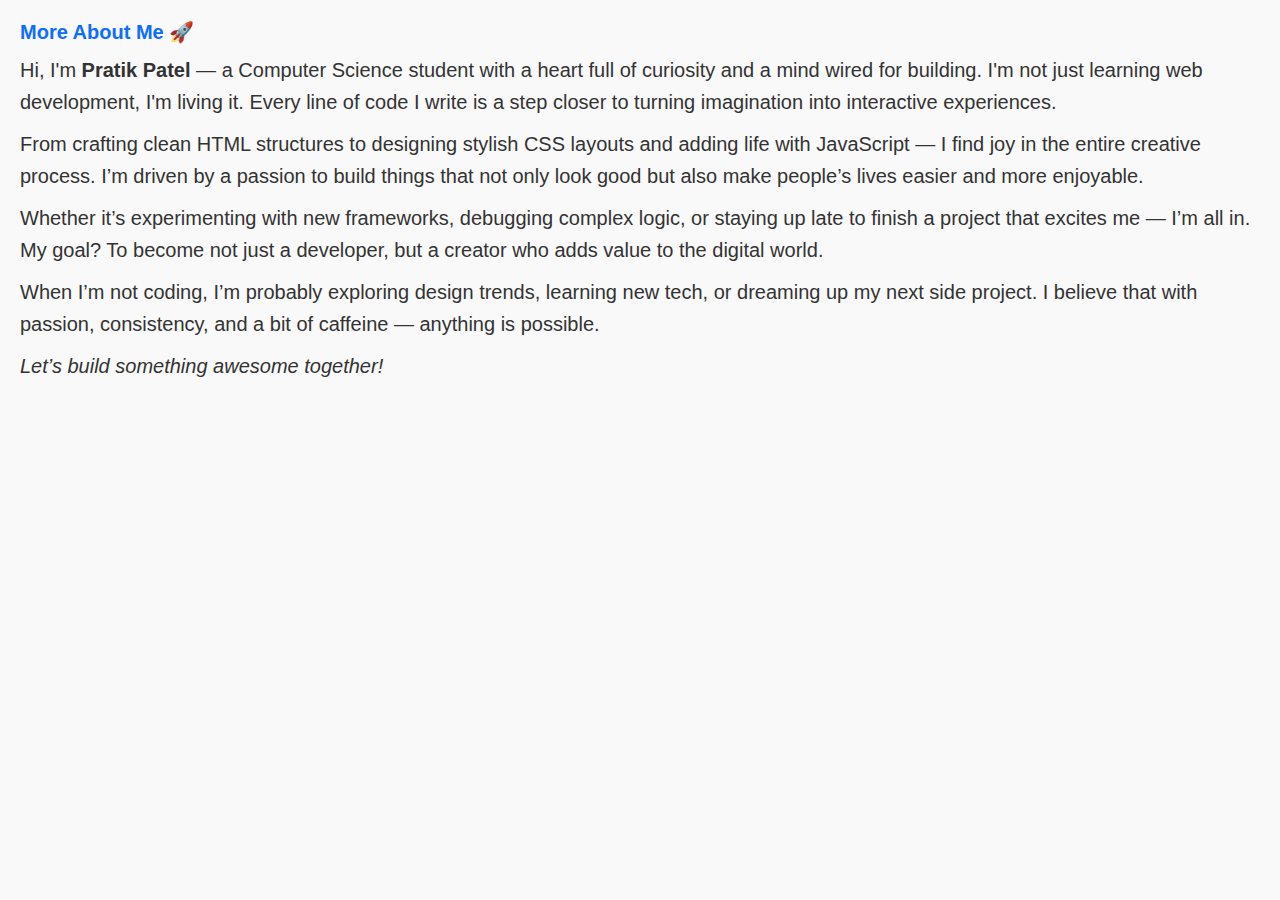
<file: about-more.html>
<!DOCTYPE html>
<html lang="en">

<head>
    <meta charset="UTF-8">
    <title>More About Me - Pratik Patel</title>
    <link rel="stylesheet" href="style.css">
    <style>
        body {
            font-family: 'Segoe UI', sans-serif;
            padding: 2rem;
            background: #f9f9f9;
            color: #333;
        }

        h1 {
            color: #0d6efd;
            margin-bottom: 1rem;
        }

        p {
            font-size: 2rem;
            line-height: 1.6;
            margin-bottom: 1rem;
        }
    </style>
</head>

<body>
    <h1>More About Me 🚀</h1>
    <p>
        Hi, I'm <strong>Pratik Patel</strong> — a Computer Science student with a heart full of curiosity and a mind
        wired for building. I'm not just learning web development, I'm living it. Every line of code I write is a step
        closer to turning imagination into interactive experiences.
    </p>
    <p>
        From crafting clean HTML structures to designing stylish CSS layouts and adding life with JavaScript — I find
        joy in the entire creative process. I’m driven by a passion to build things that not only look good but also
        make people’s lives easier and more enjoyable.
    </p>
    <p>
        Whether it’s experimenting with new frameworks, debugging complex logic, or staying up late to finish a project
        that excites me — I’m all in. My goal? To become not just a developer, but a creator who adds value to the
        digital world.
    </p>
    <p>
        When I’m not coding, I’m probably exploring design trends, learning new tech, or dreaming up my next side
        project. I believe that with passion, consistency, and a bit of caffeine — anything is possible.
    </p>
    <p><em>Let’s build something awesome together!</em></p>
</body>

</html>
</file>
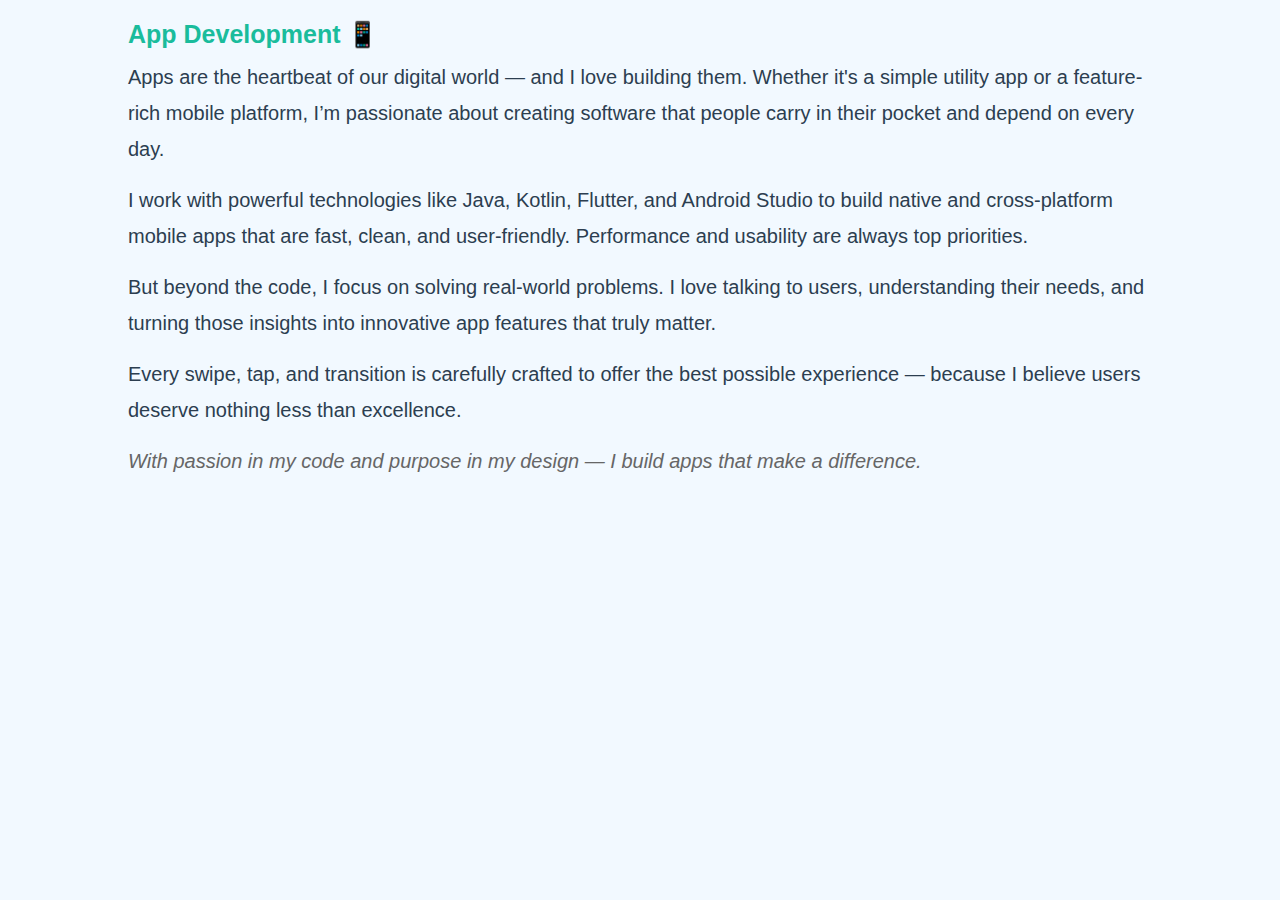
<file: app-development.html>
<!DOCTYPE html>
<html lang="en">

<head>
    <meta charset="UTF-8">
    <title>App Development - Pratik Patel</title>
    <link rel="stylesheet" href="style.css">
    <style>
        body {
            font-family: 'Segoe UI', sans-serif;
            padding: 2rem 10%;
            background-color: #f2f9ff;
            color: #2c3e50;
        }

        h1 {
            color: #1abc9c;
            font-size: 2.5rem;
            margin-bottom: 1rem;
        }

        p {
            font-size: 2rem;
            line-height: 1.8;
            margin-bottom: 1.5rem;
        }

        em {
            color: #666;
        }
    </style>
</head>

<body>
    <h1>App Development 📱</h1>

    <p>
        Apps are the heartbeat of our digital world — and I love building them. Whether it's a simple utility app or a
        feature-rich mobile platform, I’m passionate about creating software that people carry in their pocket and
        depend on every day.
    </p>

    <p>
        I work with powerful technologies like Java, Kotlin, Flutter, and Android Studio to build native and
        cross-platform mobile apps that are fast, clean, and user-friendly. Performance and usability are always top
        priorities.
    </p>

    <p>
        But beyond the code, I focus on solving real-world problems. I love talking to users, understanding their needs,
        and turning those insights into innovative app features that truly matter.
    </p>

    <p>
        Every swipe, tap, and transition is carefully crafted to offer the best possible experience — because I believe
        users deserve nothing less than excellence.
    </p>

    <p><em>With passion in my code and purpose in my design — I build apps that make a difference.</em></p>
</body>

</html>
</file>
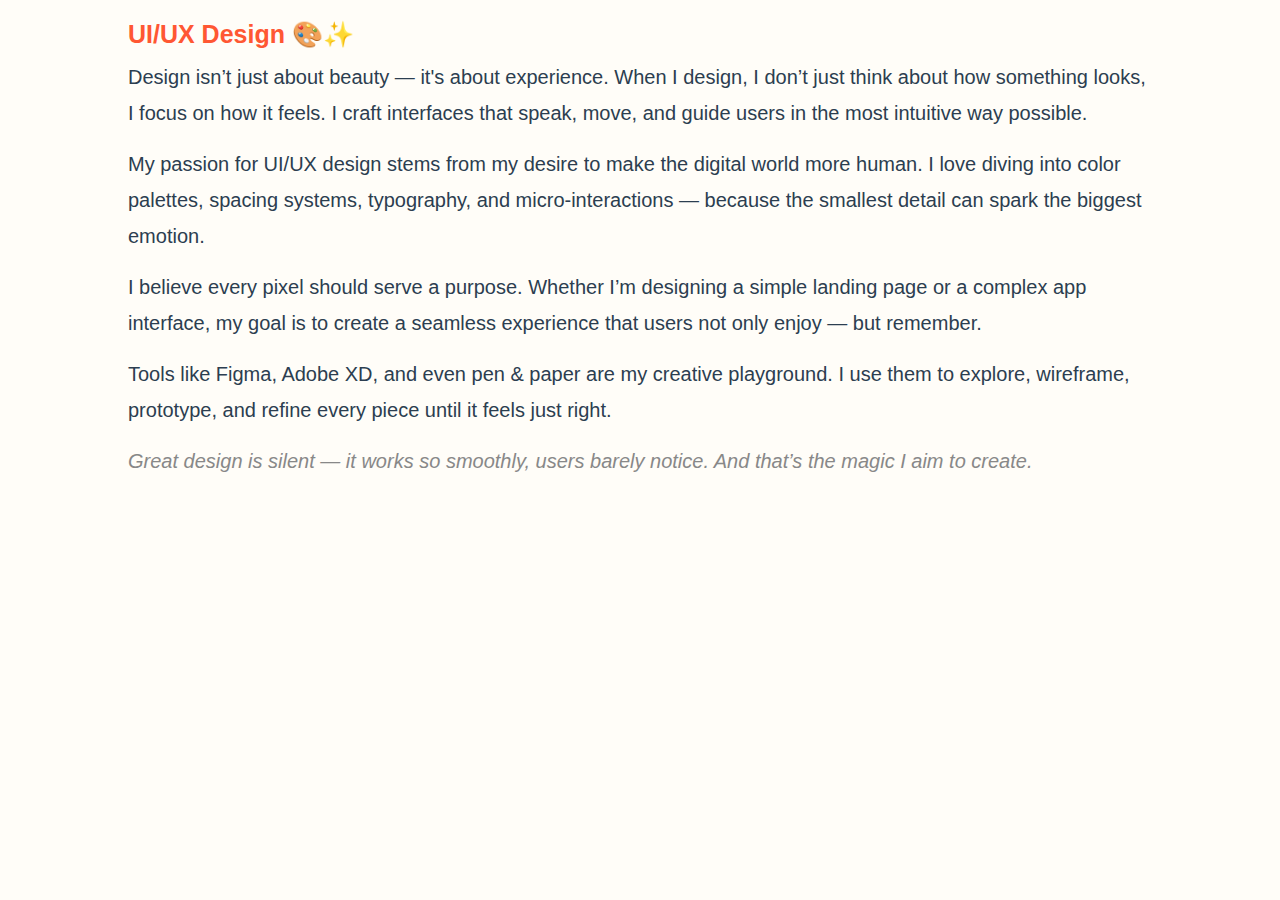
<file: ui-ux.html>
<!DOCTYPE html>
<html lang="en">

<head>
    <meta charset="UTF-8">
    <title>UI/UX Design - Pratik Patel</title>
    <link rel="stylesheet" href="style.css">
    <style>
        body {
            font-family: 'Segoe UI', sans-serif;
            padding: 2rem 10%;
            background-color: #fffdf8;
            color: #2c3e50;
        }

        h1 {
            color: #ff5733;
            font-size: 2.5rem;
            margin-bottom: 1rem;
        }

        p {
            font-size: 2rem;
            line-height: 1.8;
            margin-bottom: 1.5rem;
        }

        em {
            color: #888;
        }
    </style>
</head>

<body>
    <h1>UI/UX Design 🎨✨</h1>

    <p>
        Design isn’t just about beauty — it's about experience. When I design, I don’t just think about how something
        looks, I focus on how it feels. I craft interfaces that speak, move, and guide users in the most intuitive way
        possible.
    </p>

    <p>
        My passion for UI/UX design stems from my desire to make the digital world more human. I love diving into color
        palettes, spacing systems, typography, and micro-interactions — because the smallest detail can spark the
        biggest emotion.
    </p>

    <p>
        I believe every pixel should serve a purpose. Whether I’m designing a simple landing page or a complex app
        interface, my goal is to create a seamless experience that users not only enjoy — but remember.
    </p>

    <p>
        Tools like Figma, Adobe XD, and even pen & paper are my creative playground. I use them to explore, wireframe,
        prototype, and refine every piece until it feels just right.
    </p>

    <p><em>Great design is silent — it works so smoothly, users barely notice. And that’s the magic I aim to
            create.</em></p>
</body>

</html>
</file>
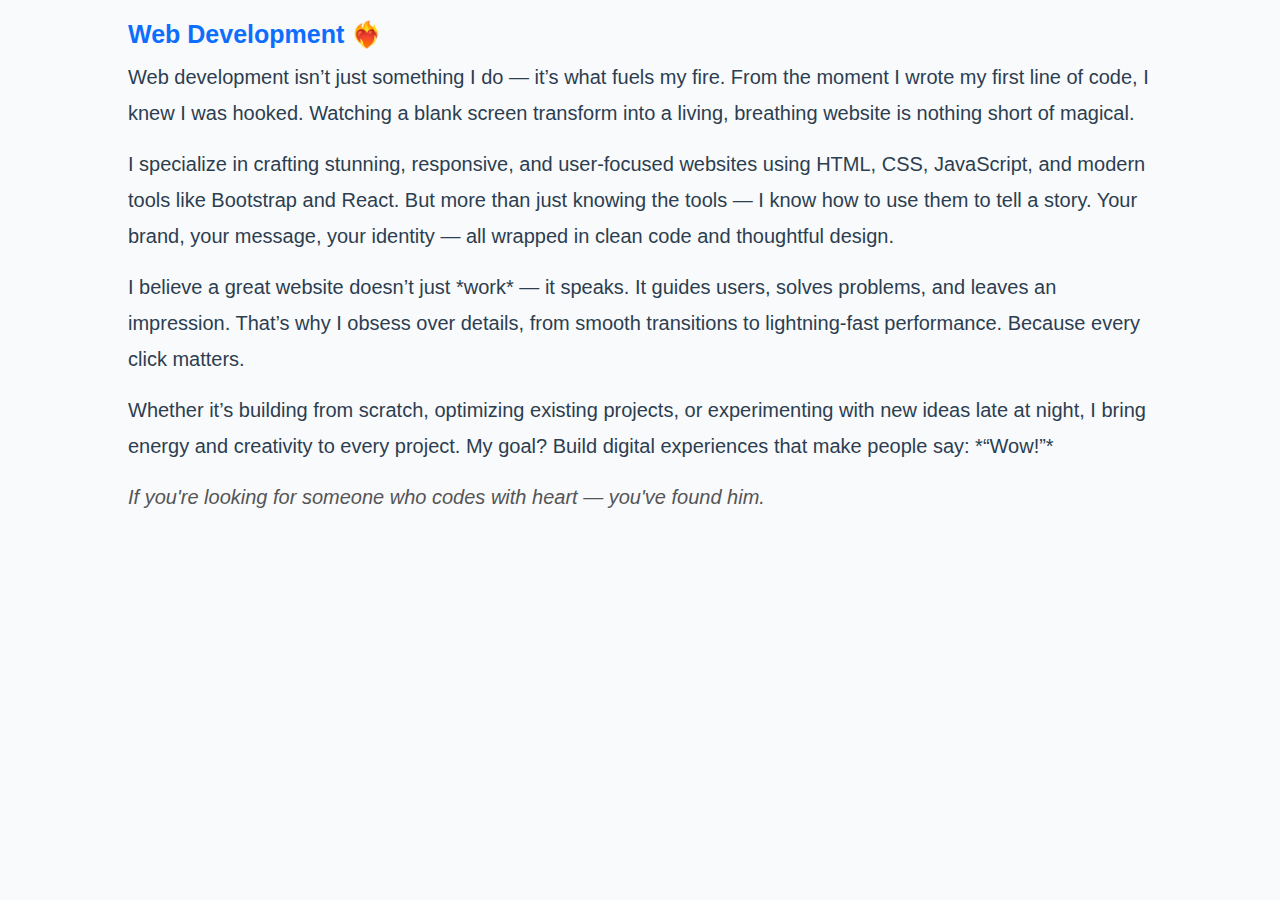
<file: web-development.html>
<!DOCTYPE html>
<html lang="en">

<head>
    <meta charset="UTF-8">
    <title>Web Development - Pratik Patel</title>
    <link rel="stylesheet" href="style.css">
    <style>
        body {
            font-family: 'Segoe UI', sans-serif;
            padding: 2rem 10%;
            background-color: #f9fafc;
            color: #2c3e50;
        }

        h1 {
            color: #0d6efd;
            font-size: 2.5rem;
            margin-bottom: 1rem;
        }

        p {
            font-size: 2rem;
            line-height: 1.8;
            margin-bottom: 1.5rem;
        }

        em {
            color: #555;
        }
    </style>
</head>

<body>
    <h1>Web Development ❤️‍🔥</h1>

    <p>
        Web development isn’t just something I do — it’s what fuels my fire. From the moment I wrote my first line of
        code, I knew I was hooked. Watching a blank screen transform into a living, breathing website is nothing short
        of magical.
    </p>

    <p>
        I specialize in crafting stunning, responsive, and user-focused websites using HTML, CSS, JavaScript, and modern
        tools like Bootstrap and React. But more than just knowing the tools — I know how to use them to tell a story.
        Your brand, your message, your identity — all wrapped in clean code and thoughtful design.
    </p>

    <p>
        I believe a great website doesn’t just *work* — it speaks. It guides users, solves problems, and leaves an
        impression. That’s why I obsess over details, from smooth transitions to lightning-fast performance. Because
        every click matters.
    </p>

    <p>
        Whether it’s building from scratch, optimizing existing projects, or experimenting with new ideas late at night,
        I bring energy and creativity to every project. My goal? Build digital experiences that make people say:
        *“Wow!”*
    </p>

    <p><em>If you're looking for someone who codes with heart — you've found him.</em></p>
</body>

</html>
</file>
<file: style.css>
* {
    margin: 0;
    padding: 0;
    box-sizing: border-box;
    text-decoration: none;
    border: none;
    outline: none;
    scroll-behavior: smooth;
    font-family: -apple-system, sans-serif;
}

:root {
    --bg-color: #fff;
    --snd-bg-color: #d5fdf9;
    --text-color: #000;
    --main-color: #007f73;
}

html {
    font-size: 62.5%;
    overflow-x: hidden;
}

body {
    background-color: var(--bg-color);
    color: var(--text-color);
}

section {
    min-height: 100vh;
    padding: 10rem 9% 2rem;
}

.header {
    position: fixed;
    top: 0;
    left: 0;
    right: 0;
    z-index: 1000;
    padding: 2rem 5%;
    display: flex;
    justify-content: space-between;
    align-items: center;
    background: var(--main-color);
    backdrop-filter: blur(10px);
    transition: all 0.5s ease;
}

.logo {
    font-size: 3rem;
    color: var(--bg-color);
    font-weight: 700;
    cursor: pointer;
    transition: 0.3s ease;
}

.logo:hover {
    transform: scale(1.05);
}

.navbar a {
    font-size: 1.9rem;
    color: var(--bg-color);
    font-weight: 700;
    margin-left: 4rem;
    transition: 0.3s ease;
}

.navbar a:hover,
.navbar a.active {
    color: var(--text-color);
    transform: scale(1.05);
}

#menu-icon {
    font-size: 3.6rem;
    color: var(--bg-color);
    cursor: pointer;
    display: none;
}

.home {
    display: flex;
    justify-content: center;
    align-items: center;
}

.home-img img {
    width: 25vw;
    aspect-ratio: 1 / 1;
    /* Ensures image is square */
    object-fit: cover;
    /* Maintains aspect ratio and fills the container */
    border-radius: 50%;
    box-shadow: 0 0 25px var(--main-color);
    cursor: pointer;
    animation: floatImage 4s ease-in-out infinite;
    transition: 0.4s ease;
}

.home-img img:hover {
    box-shadow: 0 0 25px var(--main-color),
        0 0 35px var(--main-color),
        0 0 45px var(--main-color);
}

@keyframes floatImage {
    0% {
        transform: translateY(0);
    }

    50% {
        transform: translateY(-2.4rem);
    }

    100% {
        transform: translateY(0);
    }
}

.home-content {
    margin-left: 5rem;
}

.home-content h3 {
    font-size: 3.7rem;
    font-weight: 700;
}


.home-content h3:nth-of-type(2) {
    margin-bottom: 2rem;
}

span {
    color: var(--main-color);
}

.home-content h1 {
    font-size: 5.5rem;
    font-weight: 700;
    line-height: 1.3;
}

.home-content p {
    font-size: 2rem;
}

.social-media a {
    display: inline-flex;
    justify-content: center;
    align-items: center;
    width: 42px;
    height: 42px;
    background: transparent;
    border: 0.2rem solid var(--main-color);
    border-radius: 50%;
    font-size: 2rem;
    color: var(--main-color);
    margin: 3rem 1.5rem 3rem;
    transition: 0.3s ease;
}

.social-media a:hover {
    transform: scale(1.2) translateY(-10px);
    background-color: var(--main-color);
    color: var(--bg-color);
    box-shadow: 0 0 25px var(--main-color);
}

.btn {
    display: inline-block;
    padding: 1rem 2.8rem;
    background: var(--main-color);
    border-radius: 4rem;
    box-shadow: none;
    font-size: 1.6rem;
    color: var(--bg-color);
    letter-spacing: 0.1rem;
    font-weight: 600;
    transition: 0.3s ease;
}

.btn:hover {
    box-shadow: 0 0 1.6rem var(--main-color);
}

.about {
    display: flex;
    justify-content: center;
    align-items: center;
    gap: 2rem;
    background: var(--snd-bg-color);
}

.about-img img {
    width: 25vw;
    aspect-ratio: 1 / 1;
    /* Ensures image is square */
    object-fit: cover;
    /* Maintains aspect ratio and fills the container */
    border-radius: 50%;
    box-shadow: 0 0 25px var(--main-color);
    cursor: pointer;
    animation: floatImage 4s ease-in-out infinite;
    transition: 0.4s ease;
}

.about-img img:hover {
    box-shadow: 0 0 25px var(--main-color),
        0 0 35px var(--main-color),
        0 0 45px var(--main-color);
}

.heading {
    font-size: 6rem;
    text-align: left;
}

.about-content {
    padding: 0 4rem;
}

.about-content h2 {
    text-align: left;
    line-height: 1.3;

}

.about-content h3 {
    font-size: 3rem;
}

.about-content p {
    font-size: 1.6rem;
    margin: 2rem 0 3rem;
}

.services h2 {
    text-align: center;
    margin-bottom: 5rem;
}

.services-container {
    display: flex;
    justify-content: center;
    align-items: center;
    flex-wrap: wrap;
    gap: 2rem;
}

.services-container .services-box {
    flex: 1 1 30rem;
    background: var(--snd-bg-color);
    padding: 6rem 2rem 6rem;
    border-radius: 2rem;
    text-align: center;
    border: 0.3rem solid var(--bg-color);
    transition: 0.3s ease;
}

.services-container .services-box:hover {
    transform: scale(1.02);
    border-color: var(--main-color);
}

.services-box i {
    font-size: 7rem;
    color: var(--main-color);
}

.services-box h3 {
    font-size: 2.6rem;
}

.services-box p {
    font-size: 1.6rem;
    margin: 1rem 0 3rem;
}

.contact {
    background: var(--bg-color);
}

.contact .heading {
    text-align: center;
    margin-bottom: 5rem;
}

.contact h2 {
    color: var(--main-color);
    margin-bottom: 2rem;
}

.contact-form {
    max-width: 60rem;
    margin: 1rem auto;
    text-align: center;
    margin-bottom: 3rem;
}

.contact form .input-box {
    display: flex;
    justify-content: center;
    flex-wrap: wrap;
    gap: 1rem;
}

.contact form .input-box input {
    width: 40rem;
    /* Decreased width */
    padding: 1.6rem;
    color: var(--text-color);
    font-size: 1.5rem;
    background: var(--bg-color);
    border-radius: 0.8rem;
    border: 0.25rem solid var(--main-color);
    margin: 0.7rem 0;
}

/* Message Textarea - wider and centered */
.contact form textarea {
    width: 100%;
    max-width: 80rem;
    padding: 1.6rem;
    color: var(--text-color);
    font-size: 1.5rem;
    background: var(--bg-color);
    border-radius: 0.8rem;
    border: 0.25rem solid var(--main-color);
    margin: 0.7rem auto;
    display: block;
    resize: none;
}

/* Send Button */
.contact form .btn {
    margin-top: 2.5rem;
    display: block;
    margin-left: auto;
    margin-right: auto;
}

.footer {
    position: relative;
    bottom: 0;
    width: 100%;
    padding: 40px 0;
    background-color: var(--snd-bg-color);
}

.footer .social {
    padding-bottom: 25px;
    text-align: center;
    color: var(--main-color);
}

.footer .social a {
    font-size: 25px;
    color: var(--main-color);
    border: 2px solid var(--main-color);
    width: 42px;
    height: 42px;
    line-height: 42px;
    display: inline-block;
    text-align: center;
    border-radius: 50%;
    margin: 0 10px;
    transition: 0.3s ease;
}

.footer .social a:hover {
    transform: scale(1.2) translateY(-10px);
    background-color: var(--main-color);
    color: var(--bg-color);
    box-shadow: 0 0 25px var(--main-color);
}

.footer .copyright {
    text-align: center;
    font-size: 16px;
    color: var(--text-color);
    margin-top: 20px;
}

@media (max-width: 1200px) {
    html {
        font-size: 55%;
    }

    .home-img img,
    .about-img img {
        width: 30vw;
    }
}

@media (max-width: 991px) {
    .header {
        padding: 2rem 4%;
    }

    section {
        padding: 10rem 4% 2rem;
    }

    .home-img img,
    .about-img img {
        width: 35vw;
    }

    .services-container {
        gap: 1.5rem;
    }
}

@media (max-width: 768px) {
    #menu-icon {
        display: block;
    }

    .navbar {
        position: absolute;
        top: 100%;
        left: 0;
        right: 0;
        background: var(--main-color);
        flex-direction: column;
        display: none;
    }

    .navbar.active {
        display: flex;
    }

    .navbar a {
        margin: 1.5rem 0;
        text-align: center;
    }

    .home {
        flex-direction: column;
        text-align: center;
    }

    .home-content {
        margin: 4rem 0 0;
    }

    .home-img img {
        width: 50vw;
        margin-top: 2rem;
    }

    .about {
        flex-direction: column;
        text-align: center;
    }

    .about-content {
        padding: 0;
    }

    .about-img img {
        width: 50vw;
    }
}

@media (max-width: 480px) {
    html {
        font-size: 50%;
    }

    .home-img img,
    .about-img img {
        width: 65vw;
    }

    .services-container .services-box {
        flex: 1 1 100%;
    }

    .contact form .input-box input {
        width: 100%;
    }

    .footer .social a {
        font-size: 20px;
        width: 38px;
        height: 38px;
        line-height: 38px;
    }
}

.form-alert {
    display: none;
    background-color: #d4edda;
    color: #155724;
    border: 1px solid #c3e6cb;
    padding: 15px 20px;
    margin-top: 20px;
    border-radius: 8px;
    font-weight: 500;
    text-align: center;
    animation: fadeIn 0.2ease-in-out;
}

@keyframes fadeIn {
    from {
        opacity: 0;
        transform: translateY(-10px);
    }
    to {
        opacity: 1;
        transform: translateY(0);
    }
}
</file>
